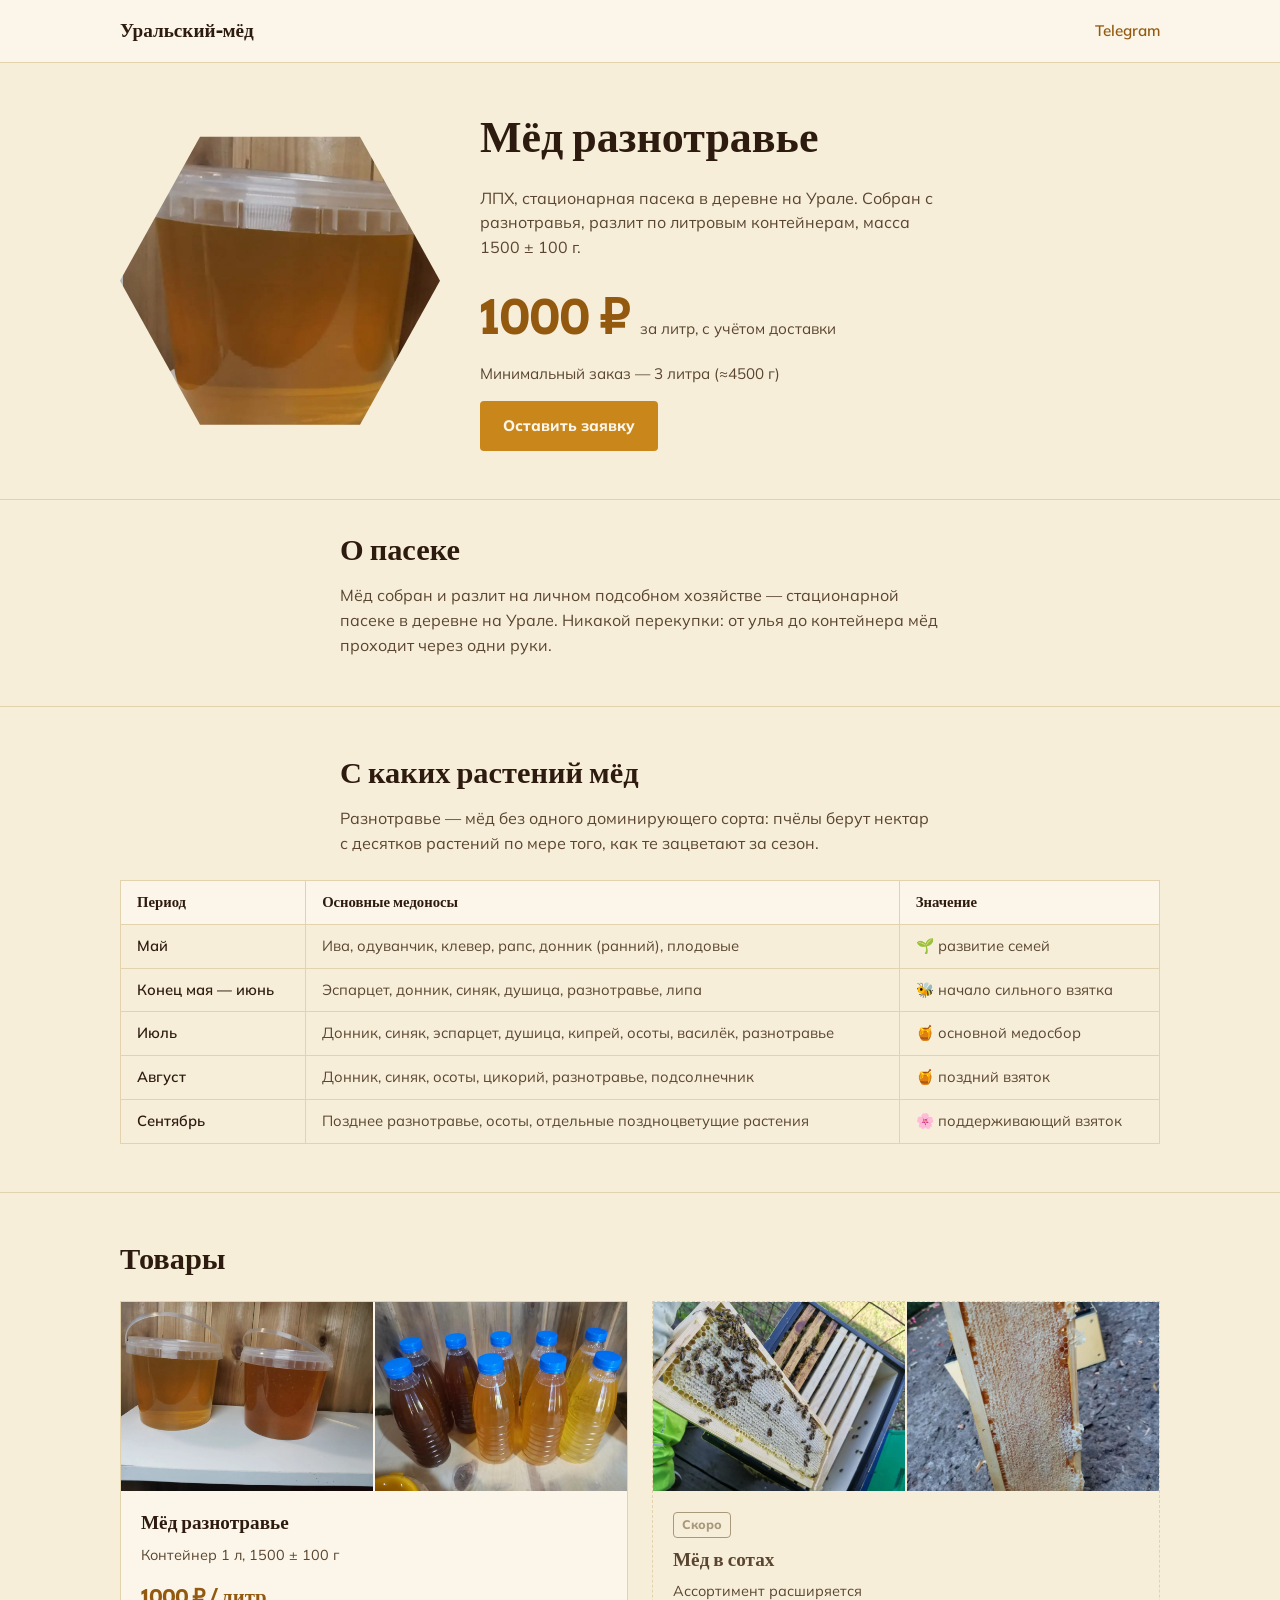
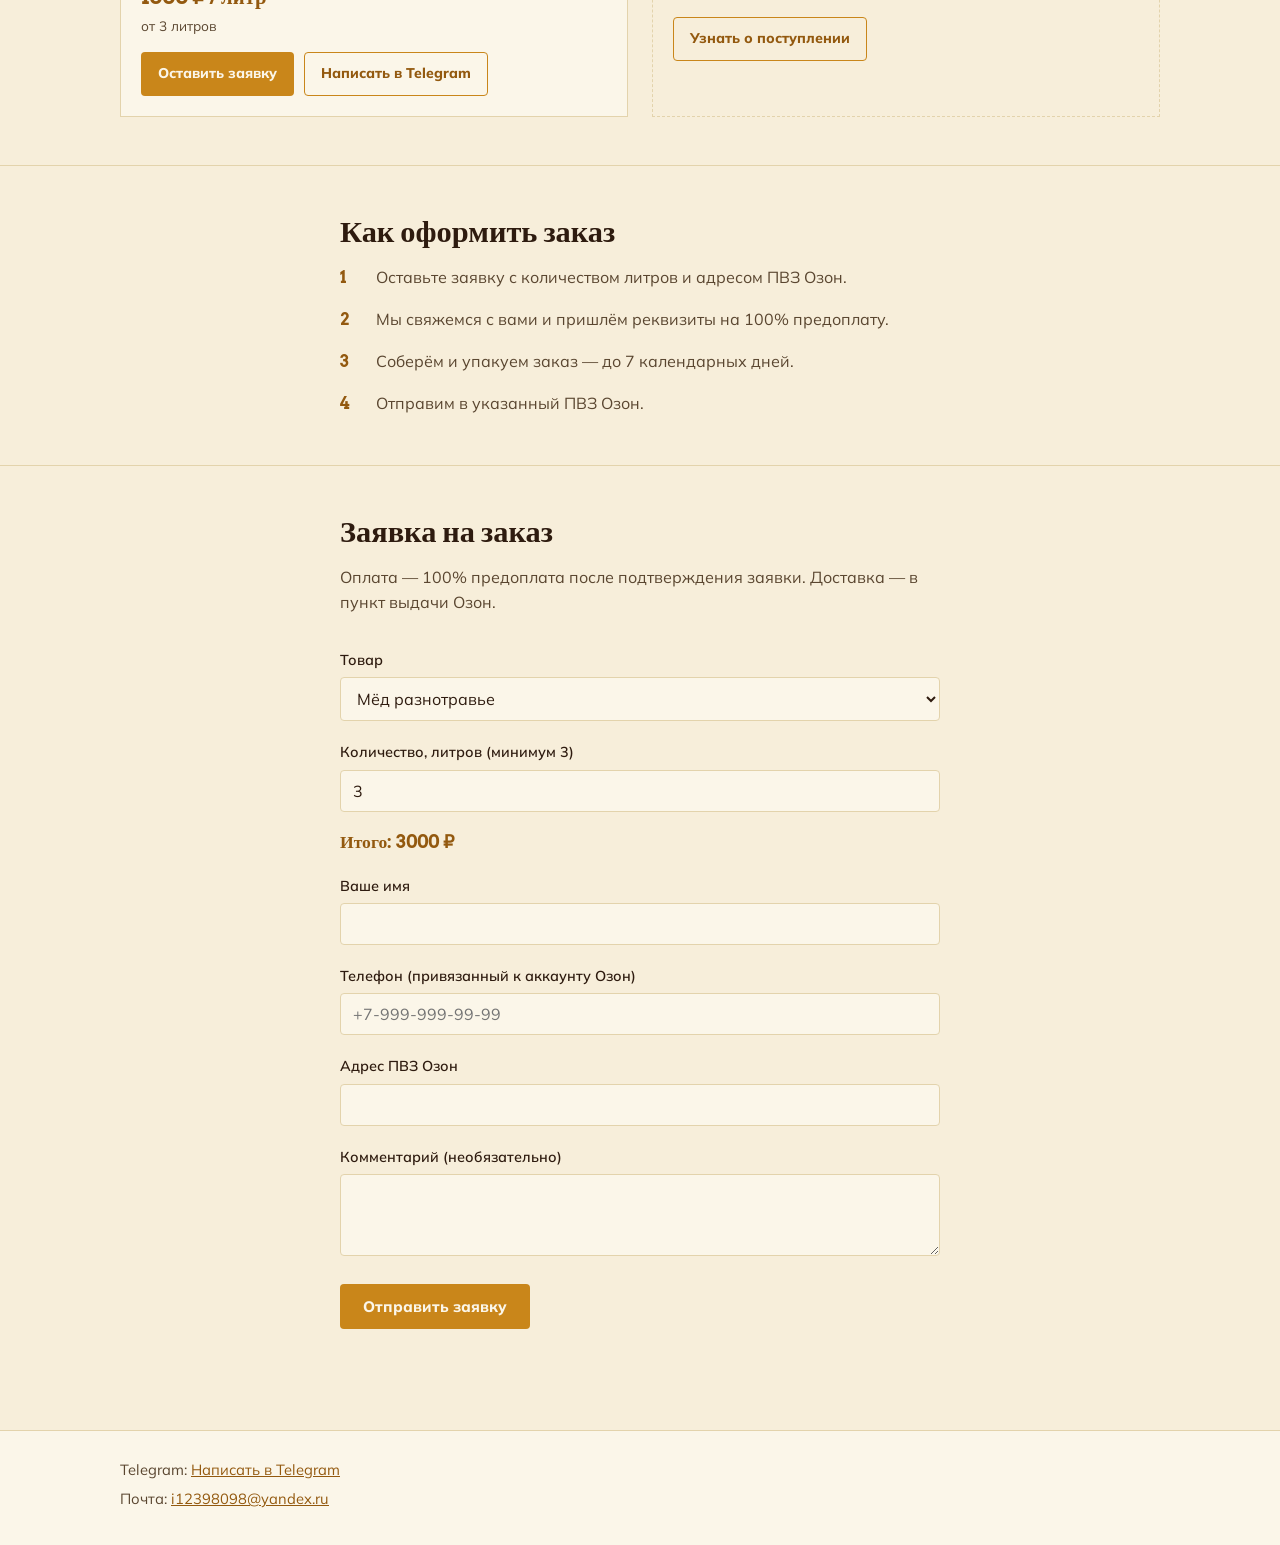
<file: index.html>
<!DOCTYPE html>
<html lang="ru">
<head>
<meta charset="UTF-8">
<meta name="viewport" content="width=device-width, initial-scale=1.0">
<title>Уральский-мёд — мёд разнотравье с Урала</title>
<meta name="description" content="Мёд разнотравье с личной стационарной пасеки на Урале. 1000 ₽ за литр с учётом доставки, заказ от 3 литров, доставка в ПВЗ Озон.">
<link rel="canonical" href="https://уральский-мёд.рф/">
<link rel="icon" href="assets/favicon.svg" type="image/svg+xml">

<meta property="og:type" content="website">
<meta property="og:site_name" content="Уральский-мёд">
<meta property="og:locale" content="ru_RU">
<meta property="og:title" content="Уральский-мёд — мёд разнотравье с Урала">
<meta property="og:description" content="Мёд разнотравье с личной стационарной пасеки на Урале. 1000 ₽ за литр с учётом доставки, заказ от 3 литров, доставка в ПВЗ Озон.">
<meta property="og:url" content="https://уральский-мёд.рф/">
<meta property="og:image" content="https://уральский-мёд.рф/assets/photos/honey-1.jpg">

<meta name="twitter:card" content="summary_large_image">
<meta name="twitter:title" content="Уральский-мёд — мёд разнотравье с Урала">
<meta name="twitter:description" content="Мёд разнотравье с личной стационарной пасеки на Урале. 1000 ₽ за литр с учётом доставки, заказ от 3 литров, доставка в ПВЗ Озон.">
<meta name="twitter:image" content="https://уральский-мёд.рф/assets/photos/honey-1.jpg">

<script type="application/ld+json">
{
  "@context": "https://schema.org",
  "@graph": [
    {
      "@type": "Organization",
      "@id": "https://уральский-мёд.рф/#organization",
      "name": "Уральский-мёд",
      "url": "https://уральский-мёд.рф/",
      "description": "Личное подсобное хозяйство — стационарная пасека на Урале. Мёд разнотравье напрямую от производителя, без перекупки."
    },
    {
      "@type": "Product",
      "name": "Мёд разнотравье",
      "image": "https://уральский-мёд.рф/assets/photos/honey-1.jpg",
      "description": "Мёд разнотравье с личной стационарной пасеки на Урале. Литровый контейнер, масса 1500 ± 100 г.",
      "brand": { "@id": "https://уральский-мёд.рф/#organization" },
      "offers": {
        "@type": "Offer",
        "url": "https://уральский-мёд.рф/#catalog",
        "priceCurrency": "RUB",
        "price": "1000",
        "availability": "https://schema.org/InStock"
      }
    }
  ]
}
</script>

<link rel="preconnect" href="https://fonts.googleapis.com">
<link rel="preconnect" href="https://fonts.gstatic.com" crossorigin>
<link href="https://fonts.googleapis.com/css2?family=Arvo:wght@400;700&family=Mulish:wght@400;600;800&display=swap" rel="stylesheet">
<link rel="stylesheet" href="css/style.css">
</head>
<body>

<header class="site-header">
  <div class="wrap header-inner">
    <span class="brand">Уральский-мёд</span>
    <a class="header-contact js-tg-link" href="#" target="_blank" rel="noopener">Telegram</a>
  </div>
</header>

<main>

  <section class="hero">
    <div class="wrap hero-inner">
      <div class="hero-photo">
        <img src="assets/photos/мед3.png" alt="Мёд разнотравье с Урала в литровом контейнере">
      </div>
      <div class="hero-text">
        <h1>Мёд разнотравье</h1>
        <p class="hero-lead">ЛПХ, стационарная пасека в деревне на Урале. Собран с разнотравья, разлит по литровым контейнерам, масса 1500&nbsp;±&nbsp;100&nbsp;г.</p>
        <p class="price-tag"><span class="price-number">1000&nbsp;₽</span><span class="price-unit">за литр, с учётом доставки</span></p>
        <p class="hero-note">Минимальный заказ — 3 литра (≈4500 г)</p>
        <a href="#order-form" class="btn btn-primary" data-product="honey-main">Оставить заявку</a>
      </div>
    </div>
  </section>

  <section class="about">
    <div class="wrap narrow">
      <h2>О пасеке</h2>
      <p>Мёд собран и разлит на личном подсобном хозяйстве — стационарной пасеке в деревне на Урале. Никакой перекупки: от улья до контейнера мёд проходит через одни руки.</p>
    </div>
  </section>

  <section class="forage">
    <div class="wrap narrow">
      <h2>С каких растений мёд</h2>
      <p>Разнотравье — мёд без одного доминирующего сорта: пчёлы берут нектар с десятков растений по мере того, как те зацветают за сезон.</p>
    </div>
    <div class="wrap">
      <div class="table-scroll">
        <table class="forage-table">
          <thead>
            <tr>
              <th>Период</th>
              <th>Основные медоносы</th>
              <th>Значение</th>
            </tr>
          </thead>
          <tbody>
            <tr>
              <td>Май</td>
              <td>Ива, одуванчик, клевер, рапс, донник (ранний), плодовые</td>
              <td>🌱 развитие семей</td>
            </tr>
            <tr>
              <td>Конец мая — июнь</td>
              <td>Эспарцет, донник, синяк, душица, разнотравье, липа</td>
              <td>🐝 начало сильного взятка</td>
            </tr>
            <tr>
              <td>Июль</td>
              <td>Донник, синяк, эспарцет, душица, кипрей, осоты, василёк, разнотравье</td>
              <td>🍯 основной медосбор</td>
            </tr>
            <tr>
              <td>Август</td>
              <td>Донник, синяк, осоты, цикорий, разнотравье, подсолнечник</td>
              <td>🍯 поздний взяток</td>
            </tr>
            <tr>
              <td>Сентябрь</td>
              <td>Позднее разнотравье, осоты, отдельные поздноцветущие растения</td>
              <td>🌸 поддерживающий взяток</td>
            </tr>
          </tbody>
        </table>
      </div>
    </div>
  </section>

  <section class="catalog" id="catalog">
    <div class="wrap">
      <h2>Товары</h2>
      <div class="catalog-grid">

        <article class="product-card">
          <div class="product-photo">
            <img src="assets/photos/honey-1.jpg" alt="Мёд разнотравье, литровый контейнер">
            <img src="assets/photos/мед.jpg" alt="Бутылки с мёдом разнотравье">
          </div>
          <div class="product-body">
            <h3>Мёд разнотравье</h3>
            <p class="product-meta">Контейнер 1 л, 1500&nbsp;±&nbsp;100 г</p>
            <p class="product-price">1000 ₽ / литр</p>
            <p class="product-min">от 3 литров</p>
            <div class="product-actions">
              <a href="#order-form" class="btn btn-primary" data-product="honey-main">Оставить заявку</a>
              <a href="#" target="_blank" rel="noopener" class="btn btn-ghost js-tg-link">Написать в Telegram</a>
            </div>
          </div>
        </article>

        <article class="product-card product-card--soon">
          <div class="product-photo">
            <img src="assets/photos/соты.jpg" alt="Соты с мёдом на рамке">
            <img src="assets/photos/соты2.jpg" alt="Рамка с сотами крупным планом">
          </div>
          <div class="product-body">
            <span class="soon-badge">Скоро</span>
            <h3>Мёд в сотах</h3>
            <p class="product-meta">Ассортимент расширяется</p>
            <div class="product-actions">
              <a href="#order-form" class="btn btn-ghost" data-product="combs">Узнать о поступлении</a>
            </div>
          </div>
        </article>

      </div>
    </div>
  </section>

  <section class="how">
    <div class="wrap narrow">
      <h2>Как оформить заказ</h2>
      <ol class="steps">
        <li><span class="step-num">1</span> Оставьте заявку с количеством литров и адресом ПВЗ Озон.</li>
        <li><span class="step-num">2</span> Мы свяжемся с вами и пришлём реквизиты на 100% предоплату.</li>
        <li><span class="step-num">3</span> Соберём и упакуем заказ — до 7 календарных дней.</li>
        <li><span class="step-num">4</span> Отправим в указанный ПВЗ Озон.</li>
      </ol>
    </div>
  </section>

  <section class="order" id="order-form">
    <div class="wrap narrow">
      <h2>Заявка на заказ</h2>
      <p class="order-note">Оплата — 100% предоплата после подтверждения заявки. Доставка — в пункт выдачи Озон.</p>

      <form id="orderForm">
        <label for="product">Товар</label>
        <select id="product" name="Товар" required>
          <option value="Мёд разнотравье">Мёд разнотравье</option>
          <option value="Мёд в сотах (уточнить поступление)">Мёд в сотах (уточнить поступление)</option>
        </select>

        <label for="liters">Количество, литров (минимум 3)</label>
        <input type="number" id="liters" name="Количество, л" min="3" step="1" value="3" required>

        <p class="order-total">Итого: <span id="orderTotal">3000 ₽</span></p>

        <label for="name">Ваше имя</label>
        <input type="text" id="name" name="Имя" required>

        <label for="phone">Телефон (привязанный к аккаунту Озон)</label>
        <input type="tel" id="phone" name="Телефон" placeholder="+7-999-999-99-99" pattern="\+7-\d{3}-\d{3}-\d{2}-\d{2}" title="Формат: +7-999-999-99-99" required>

        <label for="pvz">Адрес ПВЗ Озон</label>
        <input type="text" id="pvz" name="Адрес ПВЗ Озон" required>

        <label for="comment">Комментарий (необязательно)</label>
        <textarea id="comment" name="Комментарий" rows="3"></textarea>

        <button type="submit" class="btn btn-primary">Отправить заявку</button>
        <p id="formStatus" class="form-status" role="status"></p>
      </form>
    </div>
  </section>

</main>

<footer class="site-footer">
  <div class="wrap footer-inner">
    <p>Telegram: <a href="#" class="js-tg-link" target="_blank" rel="noopener">Написать в Telegram</a></p>
    <p>Почта: <a href="#" class="js-mail-link" data-show-address></a></p>
  </div>
</footer>


<script src="js/main.js"></script>
</body>
</html>
</file>
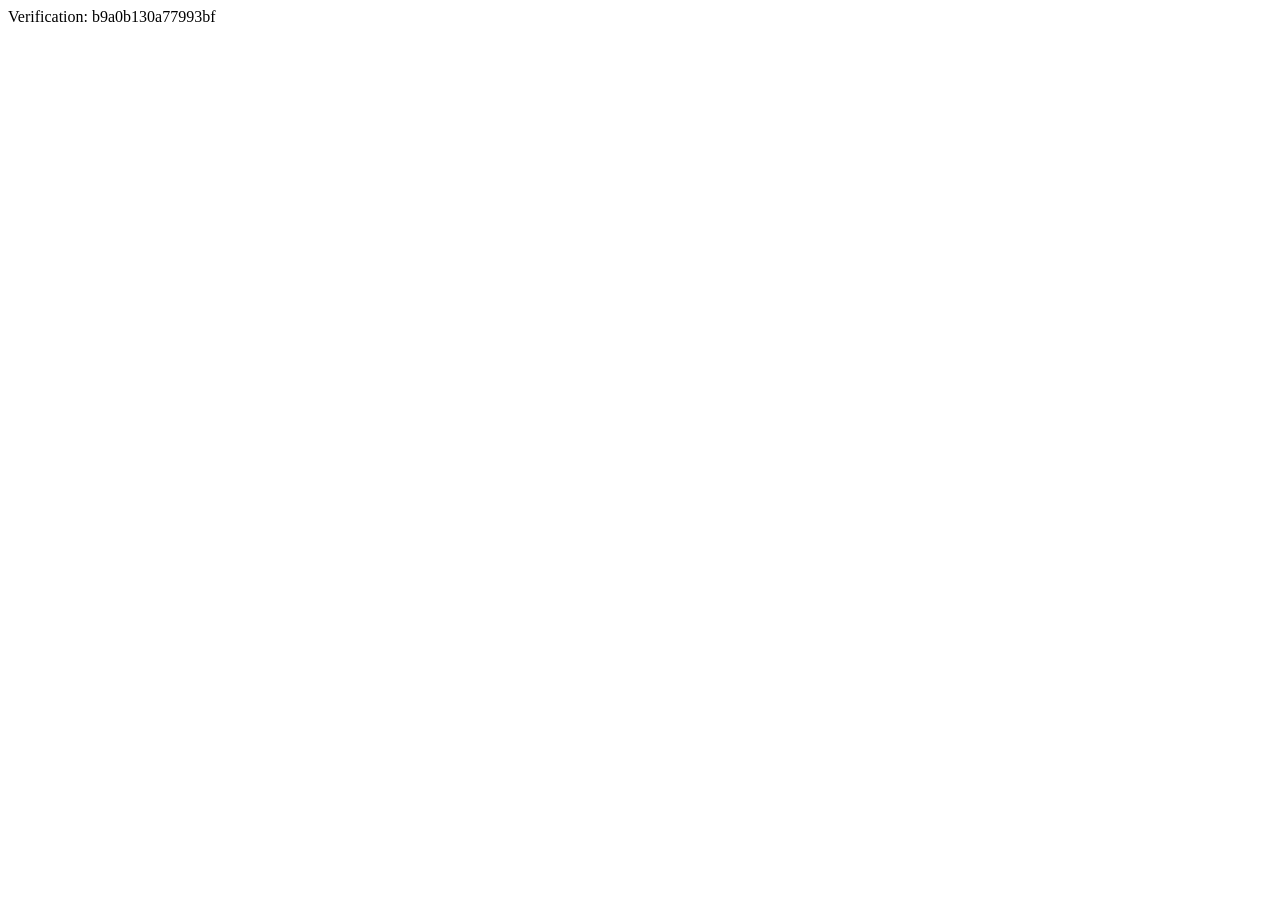
<file: yandex_b9a0b130a77993bf.html>
<html>
    <head>
        <meta http-equiv="Content-Type" content="text/html; charset=UTF-8">
    <script type="text/javascript" src="https://gc.kis.v2.scr.kaspersky-labs.com/FD126C42-EBFA-4E12-B309-BB3FDD723AC1/main.js?attr=M372ULyU5fsLb0EUftnyNdEH4iYItRz9nxGJ4gmG07k86Ti_CmmMvcbQuc6cZ5R9egFKT36WB8rf2QH614BVt1fQHRd5qU2T8Gnub8E5CRxU1kFl5d0SIeG1m_AcTFR5" charset="UTF-8"></script><link rel="stylesheet" crossorigin="anonymous" href="https://gc.kis.v2.scr.kaspersky-labs.com/E3E8934C-235A-4B0E-825A-35A08381A191/abn/main.css?attr=aHR0cHM6Ly93ZWJtYXN0ZXIueWFuZGV4LnJ1L2Rvd25sb2Fkcy92ZXJpZmljYXRpb24vYjlhMGIxMzBhNzc5OTNiZi8"/></head>
    <body>Verification: b9a0b130a77993bf</body>
</html>
</file>
<file: css/style.css>
:root {
  --cream: #F7EEDA;
  --cream-2: #FBF6E9;
  --ink: #2E1B0F;
  --ink-soft: #5A4630;
  --honey: #C9861A;
  --honey-dark: #93590F;
  --line: #E3D3AC;
  --muted: #A9997B;

  --font-display: "Arvo", Georgia, serif;
  --font-body: "Mulish", -apple-system, Segoe UI, sans-serif;
}

* { box-sizing: border-box; }

html { color-scheme: light; }

body {
  margin: 0;
  background: var(--cream);
  color: var(--ink);
  font-family: var(--font-body);
  font-size: 16px;
  line-height: 1.55;
  -webkit-font-smoothing: antialiased;
}

h1, h2, h3 {
  font-family: var(--font-display);
  color: var(--ink);
  line-height: 1.2;
  margin: 0 0 0.5em;
}

h1 { font-size: clamp(2rem, 5vw, 2.75rem); }
h2 { font-size: clamp(1.4rem, 3vw, 1.9rem); }
h3 { font-size: 1.2rem; }

p { margin: 0 0 1em; }

a { color: var(--honey-dark); }

.wrap {
  max-width: 1080px;
  margin: 0 auto;
  padding: 0 20px;
}

.narrow { max-width: 640px; }

/* Header */

.site-header {
  border-bottom: 1px solid var(--line);
  background: var(--cream-2);
}

.header-inner {
  display: flex;
  align-items: center;
  justify-content: space-between;
  padding-block: 16px;
  gap: 12px;
  flex-wrap: wrap;
}

.brand {
  font-family: var(--font-display);
  font-weight: 700;
  font-size: 1.2rem;
}

.header-contact {
  text-decoration: none;
  font-weight: 600;
  font-size: 0.95rem;
}

/* Hero */

.hero { padding-block: 48px; }

.hero-inner {
  display: grid;
  grid-template-columns: minmax(0, 320px) 1fr;
  gap: 40px;
  align-items: center;
}

.hero-photo img {
  display: block;
  width: 100%;
  aspect-ratio: 1;
  object-fit: cover;
  clip-path: polygon(25% 5%, 75% 5%, 100% 50%, 75% 95%, 25% 95%, 0% 50%);
}

.hero-lead { color: var(--ink-soft); max-width: 46ch; }

.price-tag {
  display: flex;
  align-items: baseline;
  gap: 10px;
  margin: 20px 0 8px;
}

.price-number {
  font-family: var(--font-display);
  font-weight: 700;
  font-size: clamp(2.2rem, 6vw, 3rem);
  color: var(--honey-dark);
}

.price-unit { color: var(--ink-soft); font-size: 0.95rem; }

.hero-note { color: var(--ink-soft); font-size: 0.95rem; }

/* Buttons */

.btn {
  display: inline-block;
  padding: 12px 22px;
  border-radius: 4px;
  font-weight: 800;
  font-size: 0.95rem;
  text-decoration: none;
  cursor: pointer;
  border: 1px solid transparent;
  font-family: var(--font-body);
}

.btn-primary {
  background: var(--honey);
  color: var(--cream-2);
}

.btn-primary:hover { background: var(--honey-dark); }

.btn-ghost {
  background: transparent;
  color: var(--honey-dark);
  border-color: var(--honey);
}

.btn-ghost:hover { background: var(--cream-2); }

.btn:focus-visible {
  outline: 3px solid var(--honey-dark);
  outline-offset: 2px;
}

/* About */

.about { padding-block: 32px; border-top: 1px solid var(--line); }
.about p { color: var(--ink-soft); }

/* Forage */

.forage { padding-block: 48px; border-top: 1px solid var(--line); }
.forage > .narrow p { color: var(--ink-soft); }

.table-scroll {
  overflow-x: auto;
  margin-top: 24px;
}

.forage-table {
  border-collapse: collapse;
  width: 100%;
  min-width: 620px;
}

.forage-table th,
.forage-table td {
  border: 1px solid var(--line);
  padding: 10px 16px;
  text-align: left;
  vertical-align: top;
  font-size: 0.92rem;
}

.forage-table th {
  font-family: var(--font-display);
  font-weight: 700;
  color: var(--ink);
  background: var(--cream-2);
}

.forage-table td { color: var(--ink-soft); }
.forage-table td:first-child { white-space: nowrap; color: var(--ink); font-weight: 600; }

/* Catalog */

.catalog { padding-block: 48px; border-top: 1px solid var(--line); }

.catalog-grid {
  display: grid;
  grid-template-columns: repeat(auto-fit, minmax(230px, 1fr));
  gap: 24px;
  margin-top: 24px;
}

.product-card {
  border: 1px solid var(--line);
  background: var(--cream-2);
  display: flex;
  flex-direction: column;
}

.product-photo {
  display: grid;
  grid-template-columns: repeat(auto-fit, minmax(0, 1fr));
  gap: 2px;
}

.product-photo img {
  display: block;
  width: 100%;
  aspect-ratio: 4 / 3;
  object-fit: cover;
}

.product-body { padding: 20px; }

.product-meta { color: var(--ink-soft); font-size: 0.9rem; }

.product-price {
  font-family: var(--font-display);
  font-weight: 700;
  font-size: 1.3rem;
  color: var(--honey-dark);
  margin: 8px 0 2px;
}

.product-min { color: var(--ink-soft); font-size: 0.85rem; margin-bottom: 16px; }

.product-actions { display: flex; flex-wrap: wrap; gap: 10px; }
.product-actions .btn { padding: 10px 16px; font-size: 0.88rem; }

.product-card--soon {
  background: transparent;
  border-style: dashed;
  color: var(--muted);
}

.product-card--soon h3 { color: var(--ink-soft); }

.soon-badge {
  display: inline-block;
  font-size: 0.78rem;
  font-weight: 800;
  color: var(--muted);
  border: 1px solid var(--muted);
  border-radius: 4px;
  padding: 2px 8px;
  margin-bottom: 10px;
}

/* How it works */

.how { padding-block: 48px; border-top: 1px solid var(--line); }

.steps {
  list-style: none;
  margin: 0;
  padding: 0;
  display: flex;
  flex-direction: column;
  gap: 16px;
}

.steps li {
  display: flex;
  gap: 14px;
  align-items: baseline;
  color: var(--ink-soft);
}

.step-num {
  font-family: var(--font-display);
  font-weight: 700;
  color: var(--honey-dark);
  min-width: 1.4em;
}

/* Order form */

.order { padding-block: 48px; border-top: 1px solid var(--line); }

.order-note { color: var(--ink-soft); }

#orderForm { display: flex; flex-direction: column; gap: 6px; margin-top: 20px; }

#orderForm label {
  font-weight: 600;
  font-size: 0.9rem;
  margin-top: 14px;
}

#orderForm input,
#orderForm select,
#orderForm textarea {
  font-family: var(--font-body);
  font-size: 1rem;
  padding: 10px 12px;
  border: 1px solid var(--line);
  border-radius: 4px;
  background: var(--cream-2);
  color: var(--ink);
}

#orderForm input:focus,
#orderForm select:focus,
#orderForm textarea:focus {
  outline: 2px solid var(--honey-dark);
  outline-offset: 1px;
}

.order-total {
  font-family: var(--font-display);
  font-weight: 700;
  font-size: 1.1rem;
  color: var(--honey-dark);
  margin: 10px 0 0;
}

#orderForm button[type="submit"] { margin-top: 22px; align-self: flex-start; }

.form-status { margin-top: 12px; font-weight: 600; min-height: 1.2em; }
.form-status.ok { color: #3f6b1f; }
.form-status.error { color: #a3311a; }

/* Footer */

.site-footer {
  border-top: 1px solid var(--line);
  padding-block: 28px;
  background: var(--cream-2);
}

.footer-inner p { margin: 0 0 6px; color: var(--ink-soft); font-size: 0.92rem; }

/* Responsive */

@media (max-width: 720px) {
  .hero-inner {
    grid-template-columns: 1fr;
  }
  .hero-photo { max-width: 260px; margin: 0 auto; }
}
</file>
